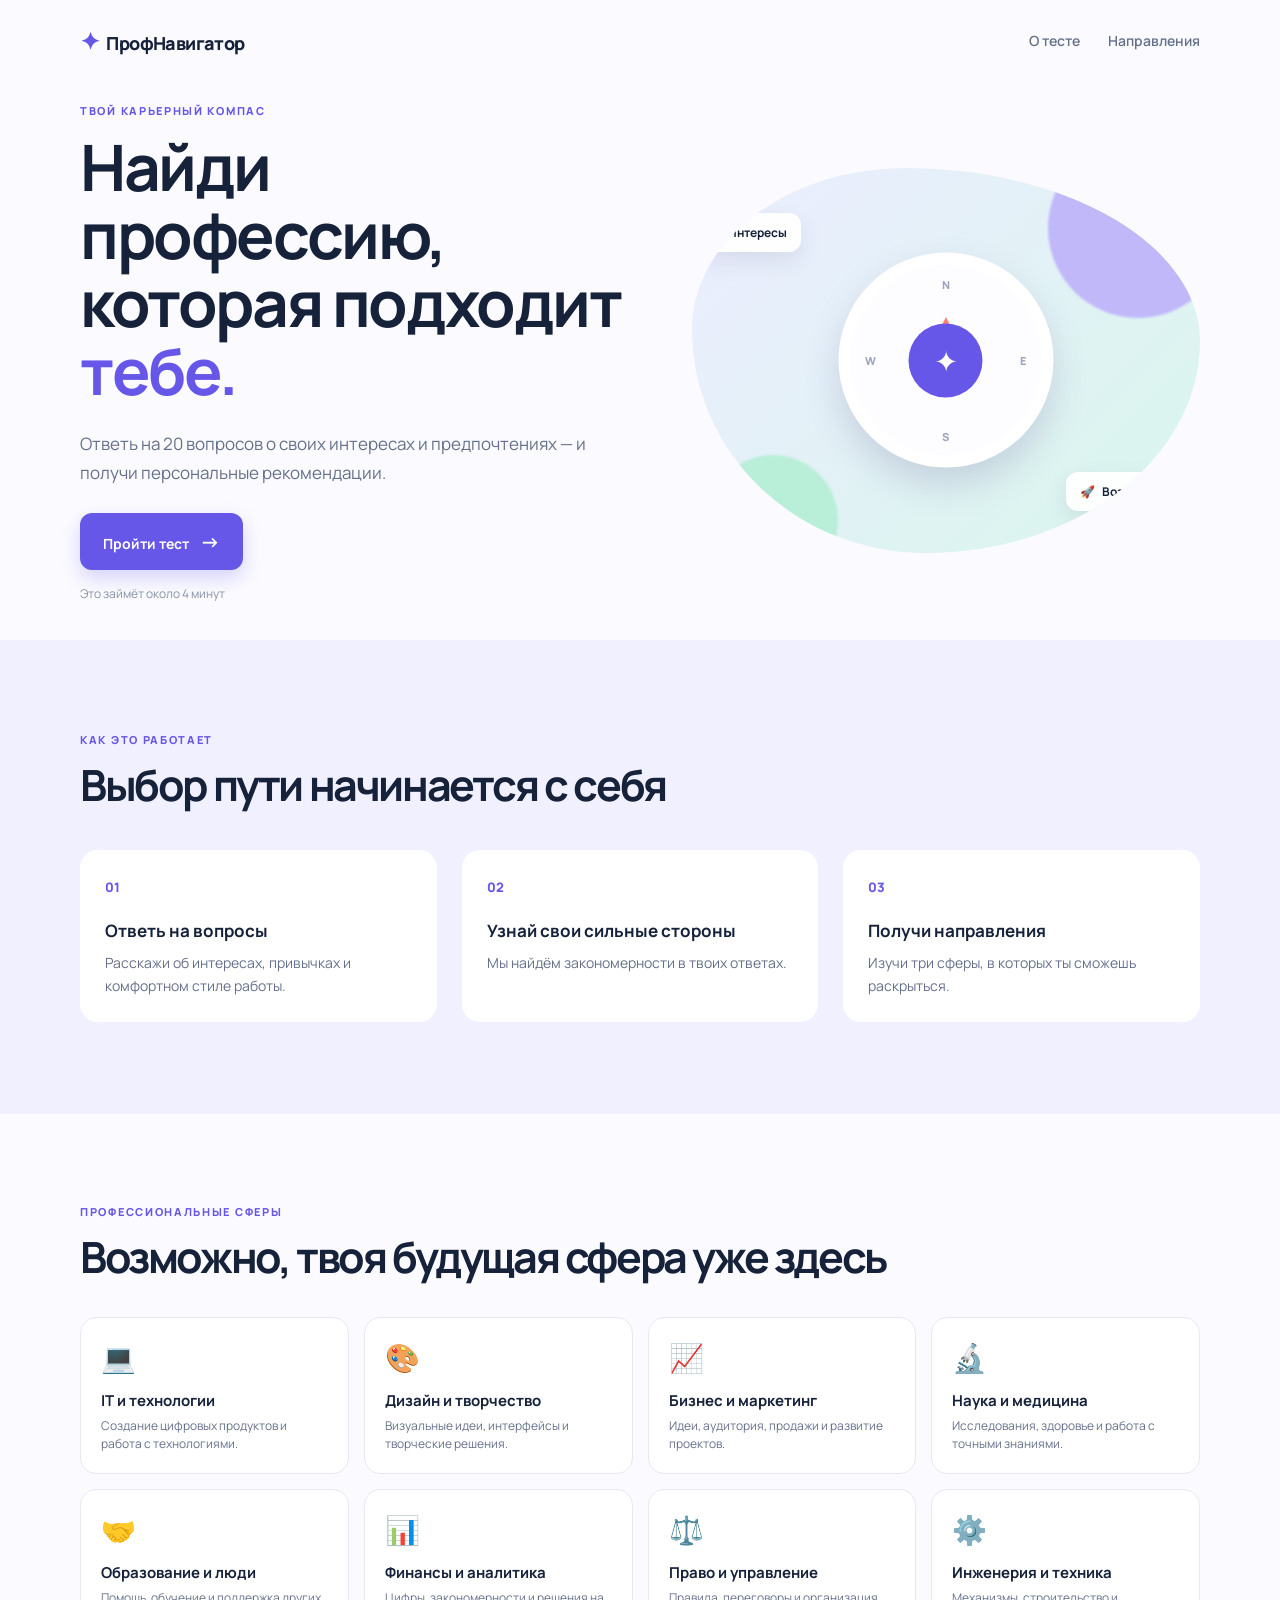
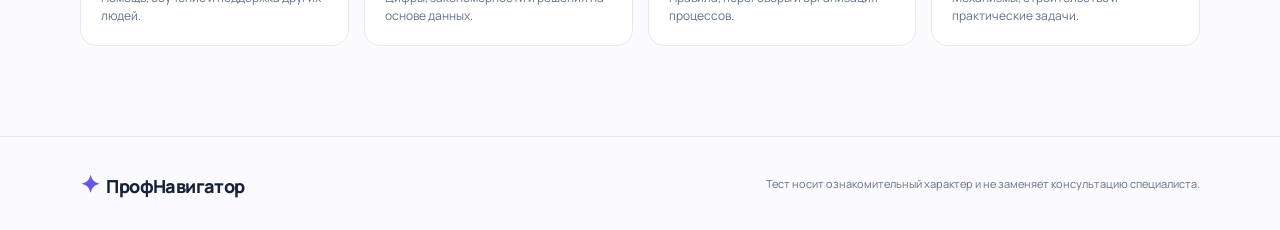
<file: index.html>
<!doctype html>
<html lang="ru">
<head>
  <meta charset="UTF-8" />
  <meta name="viewport" content="width=device-width, initial-scale=1.0" />
  <meta name="description" content="ПрофНавигатор — интерактивный тест, который помогает выбрать подходящее направление карьеры." />
  <meta property="og:title" content="ПрофНавигатор — найди своё направление" />
  <meta property="og:description" content="Пройди короткий тест и узнай, какие профессии тебе подходят." />
  <title>ПрофНавигатор — тест на выбор профессии</title>
  <link rel="preconnect" href="https://fonts.googleapis.com" />
  <link rel="preconnect" href="https://fonts.gstatic.com" crossorigin />
  <link href="https://fonts.googleapis.com/css2?family=Manrope:wght@400;500;600;700;800&display=swap" rel="stylesheet" />
  <link rel="stylesheet" href="css/style.css" />
  <style>.question-hint{color:#65708a;font-size:14px;margin:0 0 24px}.interaction-status{min-height:22px;color:#65708a;font-size:13px;font-weight:600;margin:16px 0 0}.profession-title{font-weight:800!important;color:#16213a!important;margin:18px 0 7px!important}.profession-list{margin:0;padding-left:19px;color:#65708a;font-size:13px;line-height:1.7}</style>
</head>
<body>
  <header class="header container">
    <a class="logo" href="#top" aria-label="ПрофНавигатор, на главную"><span>✦</span>ПрофНавигатор</a>
    <nav aria-label="Главная навигация"><a href="#about">О тесте</a><a href="#areas">Направления</a></nav>
  </header>

  <main id="top">
    <section class="hero container" id="hero">
      <div class="hero-copy">
        <p class="eyebrow">ТВОЙ КАРЬЕРНЫЙ КОМПАС</p>
        <h1>Найди профессию,<br />которая подходит <em>тебе.</em></h1>
        <p class="lead">Ответь на 20 вопросов о своих интересах и предпочтениях — и получи персональные рекомендации.</p>
        <button class="button button-main" id="start-test">Пройти тест <span>→</span></button>
        <p class="small-note">Это займёт около 4 минут</p>
      </div>
      <div class="hero-art" aria-hidden="true">
        <div class="orb orb-one"></div><div class="orb orb-two"></div>
        <div class="compass"><div class="compass-center">✦</div><span class="needle">▲</span><span class="north">N</span><span class="east">E</span><span class="south">S</span><span class="west">W</span></div>
        <div class="floating-card card-a">💡 <b>Интересы</b></div>
        <div class="floating-card card-b">🚀 <b>Возможности</b></div>
      </div>
    </section>

    <section class="how" id="about"><div class="container">
      <p class="eyebrow">КАК ЭТО РАБОТАЕТ</p><h2>Выбор пути начинается с себя</h2>
      <div class="steps"><article><span>01</span><h3>Ответь на вопросы</h3><p>Расскажи об интересах, привычках и комфортном стиле работы.</p></article><article><span>02</span><h3>Узнай свои сильные стороны</h3><p>Мы найдём закономерности в твоих ответах.</p></article><article><span>03</span><h3>Получи направления</h3><p>Изучи три сферы, в которых ты сможешь раскрыться.</p></article></div>
    </div></section>

    <section class="areas container" id="areas"><p class="eyebrow">ПРОФЕССИОНАЛЬНЫЕ СФЕРЫ</p><h2>Возможно, твоя будущая сфера уже здесь</h2><div class="area-grid" id="area-grid"></div></section>
  </main>

  <section class="test-screen hidden" id="test-screen" aria-live="polite">
    <div class="test-container">
      <button class="close-test" id="close-test" aria-label="Закрыть тест">×</button>
      <div class="test-top"><a class="logo" href="#top"><span>✦</span>ПрофНавигатор</a><div class="progress-label" id="progress-label"></div></div>
      <div class="progress-track"><div class="progress-value" id="progress-value"></div></div>
      <section class="question-box" id="question-box"></section>
      <p class="interaction-status" id="test-status" role="status" aria-live="polite"></p>
      <div class="test-actions"><button class="button button-secondary" id="previous">← Назад</button><button class="button button-main" id="next" disabled>Далее →</button></div>
    </div>
  </section>

  <section class="result-screen hidden" id="result-screen" aria-live="polite"><div class="result-container" id="result-container"></div></section>

  <footer><div class="container"><a class="logo" href="#top"><span>✦</span>ПрофНавигатор</a><p>Тест носит ознакомительный характер и не заменяет консультацию специалиста.</p></div></footer>
  <script src="js/data.js?v=4"></script><script src="js/app.js?v=4"></script>
</body>
</html>
</file>
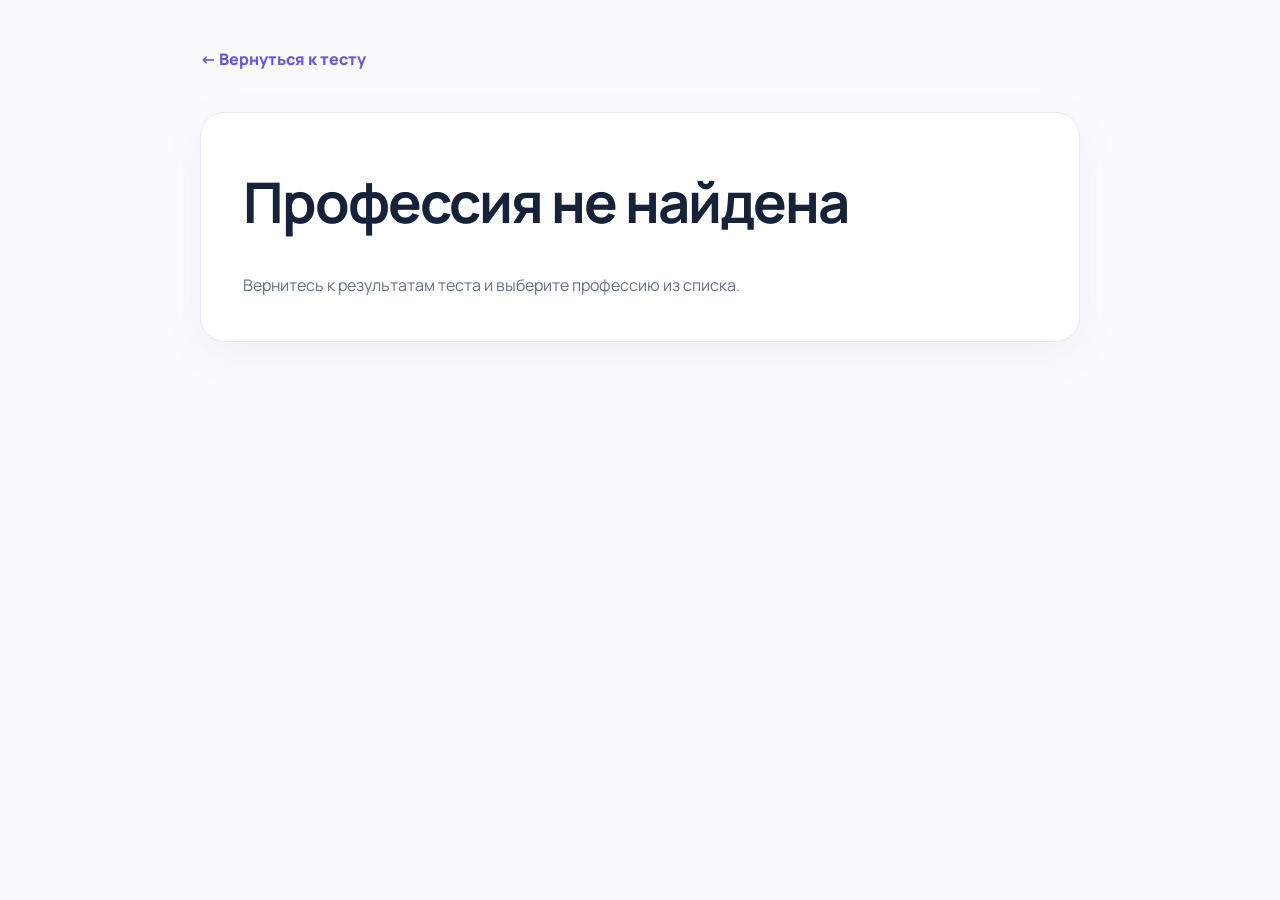
<file: profession.html>
<!doctype html>
<html lang="ru">
<head>
  <meta charset="UTF-8" />
  <meta name="viewport" content="width=device-width, initial-scale=1.0" />
  <meta name="description" content="Профессии и варианты обучения от ПрофНавигатора." />
  <title>Профессия — ПрофНавигатор</title>
  <link href="https://fonts.googleapis.com/css2?family=Manrope:wght@400;600;700;800&display=swap" rel="stylesheet" />
  <link rel="stylesheet" href="css/style.css" />
  <style>.page{width:min(880px,calc(100% - 40px));margin:0 auto;padding:48px 0 80px}.back{display:inline-block;color:#6657e8;font-weight:800;text-decoration:none;margin-bottom:42px}.career-card{background:#fff;border:1px solid #e7e8f1;border-radius:24px;padding:42px;box-shadow:0 12px 40px #49416b12}.career-card h1{font-size:clamp(34px,6vw,56px);letter-spacing:-2px;margin:8px 0 32px}.career-card h2{font-size:19px;letter-spacing:-.4px;margin:27px 0 9px}.career-card p{color:#65708a;line-height:1.7;margin:0}.career-card ul{margin:0;padding-left:21px;color:#65708a;line-height:1.8}.steps-grid{display:grid;grid-template-columns:repeat(3,1fr);gap:14px;margin-top:10px}.step{border:1px solid #e7e8f1;border-radius:14px;padding:17px}.step b{display:block;margin-bottom:7px}.step a{color:#6657e8;font-weight:800}@media(max-width:560px){.career-card{padding:26px 20px}.page{padding-top:28px}.steps-grid{grid-template-columns:1fr}}</style>
</head>
<body>
  <main class="page"><a class="back" href="index.html">← Вернуться к тесту</a><article class="career-card" id="career" aria-live="polite"></article></main>
  <script src="js/data.js?v=4"></script>
  <script>
    const name=new URLSearchParams(location.search).get('id'),detail=professionDetails[name],card=document.getElementById('career');
    const guides={
      tech:['Основы HTML, CSS, JavaScript и английский для IT.','Соберите простую страницу или мини-приложение.','freeCodeCamp: бесплатный курс программирования','https://www.freecodecamp.org/learn/'],
      design:['Основы композиции, цвета и работу в Figma.','Повторите дизайн любимого приложения в Figma.','OpenLearn: бесплатные курсы по искусству и дизайну','https://www.open.edu/openlearn/free-courses/full-catalogue'],
      business:['Маркетинг, основы экономики и работу с целевой аудиторией.','Придумайте продвижение для знакомого бренда.','OpenLearn: бесплатные курсы по бизнесу','https://www.open.edu/openlearn/free-courses/full-catalogue'],
      science:['Биологию, химию и научный метод.','Ведите дневник наблюдений или сделайте научный мини-проект.','Khan Academy: бесплатные уроки по естественным наукам','https://www.khanacademy.org/science'],
      people:['Психологию общения и основы педагогики.','Объясните сложную тему другу или проведите мини-урок.','OpenLearn: бесплатные курсы по образованию и психологии','https://www.open.edu/openlearn/free-courses/full-catalogue'],
      finance:['Математику, Excel и основы личных финансов.','Составьте бюджет на месяц и проанализируйте расходы.','Khan Academy: бесплатные курсы по экономике','https://www.khanacademy.org/economics-finance-domain'],
      law:['Основы права, обществознание и деловую коммуникацию.','Разберите простой договор или правила школьного проекта.','OpenLearn: бесплатные курсы по праву и обществу','https://www.open.edu/openlearn/free-courses/full-catalogue'],
      engineering:['Физику, черчение и основы работы механизмов.','Соберите простую модель или изучите CAD-моделирование.','OpenLearn: бесплатные курсы по науке и технике','https://www.open.edu/openlearn/free-courses/full-catalogue']
    };
    const area=Object.entries(areas).find(([,value])=>value.professions.includes(name)),guide=area?guides[area[0]]:null;
    if(!detail){card.innerHTML='<h1>Профессия не найдена</h1><p>Вернитесь к результатам теста и выберите профессию из списка.</p>'}else{document.title=`${name} — ПрофНавигатор`;card.innerHTML=`<p class="eyebrow">ПРОФЕССИЯ</p><h1>${name}</h1><h2>Чем занимается</h2><p>${detail[0]}</p><h2>Полезные школьные предметы</h2><p>${detail[1]}</p><h2>Ключевые навыки</h2><p>${detail[2]}</p><h2>Варианты обучения</h2><p>${detail[3]}</p><h2>Первые шаги</h2><div class="steps-grid"><div class="step"><b>Что изучить</b>${guide[0]}</div><div class="step"><b>Что попробовать</b>${guide[1]}</div><div class="step"><b>Бесплатный курс</b><a href="${guide[3]}" target="_blank" rel="noopener noreferrer">${guide[2]} →</a></div></div>`}
  </script>
</body>
</html>
</file>
<file: css/style.css>
:root{--ink:#16213a;--muted:#65708a;--purple:#6657e8;--violet:#8d75f4;--mint:#dff8ec;--paper:#fbfbff;--line:#e7e8f1}*{box-sizing:border-box}html{scroll-behavior:smooth}body{margin:0;font-family:Manrope,Arial,sans-serif;color:var(--ink);background:var(--paper)}.container{width:min(1120px,calc(100% - 40px));margin:auto}.header{height:80px;display:flex;align-items:center;justify-content:space-between}.logo{font-weight:800;font-size:18px;text-decoration:none;color:var(--ink);letter-spacing:-.6px}.logo span{color:var(--purple);font-size:24px;margin-right:7px}nav{display:flex;gap:28px}nav a{color:var(--muted);font-size:14px;text-decoration:none;font-weight:600}.hero{min-height:560px;display:grid;grid-template-columns:1.05fr .95fr;align-items:center;gap:50px}.eyebrow{font-size:11px;letter-spacing:1.7px;font-weight:800;color:var(--purple);margin:0 0 15px}.hero h1,h2{letter-spacing:-2.4px;line-height:1.06;margin:0}.hero h1{font-size:clamp(42px,5vw,65px)}.hero h1 em{font-style:normal;color:var(--purple)}.lead{color:var(--muted);font-size:17px;line-height:1.7;max-width:510px;margin:25px 0}.button{border:0;border-radius:12px;padding:15px 23px;font:700 14px Manrope;cursor:pointer;transition:.2s}.button-main{background:var(--purple);color:white;box-shadow:0 8px 20px #6657e840}.button-main:hover{transform:translateY(-2px);background:#5747d5}.button-main span{font-size:20px;margin-left:8px}.small-note{font-size:12px;color:#8992a7;margin:15px 0}.hero-art{height:385px;position:relative;background:linear-gradient(135deg,#ecedff,#d8f6ec);border-radius:42% 58% 54% 46% / 42% 45% 55% 58%;overflow:hidden}.orb{position:absolute;border-radius:50%;filter:blur(1px)}.orb-one{width:180px;height:180px;background:#c1b8fa;right:-28px;top:-30px}.orb-two{width:130px;height:130px;background:#b9eed9;left:16px;bottom:-32px}.compass{width:215px;height:215px;position:absolute;left:50%;top:50%;transform:translate(-50%,-50%);border:12px solid #fff;border-radius:50%;background:#fdfdff;box-shadow:0 17px 35px #4b42822e;display:grid;place-items:center}.compass-center{width:74px;height:74px;border-radius:50%;background:var(--purple);display:grid;place-items:center;color:#fff;font-size:29px;z-index:2}.needle{position:absolute;font-size:53px;color:#ff7d75;top:27px;filter:drop-shadow(0 2px 2px #0002)}.compass span:not(.needle){position:absolute;font-size:11px;font-weight:800;color:#9ba4b9}.north{top:12px}.south{bottom:12px}.east{right:15px}.west{left:15px}.floating-card{position:absolute;background:#fffffff2;box-shadow:0 9px 22px #5550761e;padding:11px 14px;border-radius:12px;font-size:12px;display:flex;gap:7px;align-items:center}.card-a{left:0;top:45px}.card-b{right:4px;bottom:42px}.how{padding:92px 0;background:#f1f0ff}.how h2,.areas h2{font-size:clamp(29px,4vw,43px)}.steps{margin-top:42px;display:grid;grid-template-columns:repeat(3,1fr);gap:25px}.steps article{background:white;padding:25px;border-radius:18px}.steps span{color:var(--purple);font-size:13px;font-weight:800}.steps h3{font-size:17px;margin:22px 0 9px}.steps p{font-size:14px;line-height:1.65;color:var(--muted);margin:0}.areas{padding:90px 0}.area-grid{display:grid;grid-template-columns:repeat(4,1fr);gap:15px;margin-top:38px}.area{padding:20px;border:1px solid var(--line);border-radius:16px;background:#fff;min-height:142px}.area-icon{font-size:28px}.area h3{font-size:15px;margin:14px 0 6px}.area p{font-size:12px;color:var(--muted);line-height:1.5;margin:0}.hidden{display:none!important}.test-screen,.result-screen{position:fixed;z-index:10;inset:0;overflow:auto;background:linear-gradient(135deg,#f5f4ff,#edfff7);padding:28px 20px}.test-container,.result-container{width:min(760px,100%);margin:0 auto;padding-top:10px}.test-top{display:flex;justify-content:space-between;align-items:center}.progress-label{font-size:13px;color:var(--muted);font-weight:700}.progress-track{height:7px;background:#e2e2ef;border-radius:10px;margin:28px 0 62px}.progress-value{height:100%;background:var(--purple);border-radius:10px;transition:width .25s}.close-test{position:fixed;right:25px;top:19px;border:0;background:transparent;font-size:32px;cursor:pointer;color:var(--muted)}.question-box{background:white;border-radius:23px;padding:42px;box-shadow:0 12px 40px #49416b12}.question-number{font-size:12px;color:var(--purple);font-weight:800;letter-spacing:1px}.question-box h2{font-size:clamp(26px,4vw,38px);margin:12px 0 30px}.answers{display:grid;gap:12px}.answer{width:100%;border:1px solid var(--line);background:white;border-radius:12px;padding:16px;text-align:left;font:600 14px Manrope;color:var(--ink);cursor:pointer}.answer:hover,.answer.selected{border-color:var(--purple);background:#f4f2ff}.answer.selected:before{content:'✓';display:inline-grid;place-items:center;width:20px;height:20px;border-radius:50%;background:var(--purple);color:white;margin-right:10px}.test-actions{display:flex;justify-content:space-between;margin-top:24px}.button-secondary{background:white;color:var(--ink);border:1px solid var(--line)}.button:disabled{opacity:.45;cursor:not-allowed;transform:none}.result-container{padding:55px 0}.result-tag{color:var(--purple);font-size:12px;font-weight:800;letter-spacing:1.5px}.result-container>h1{font-size:clamp(36px,5vw,56px);letter-spacing:-2.5px;margin:12px 0 14px}.result-intro{color:var(--muted);margin-bottom:33px}.result-card{background:white;border-radius:20px;padding:25px;margin:15px 0;box-shadow:0 10px 30px #554d7712;display:grid;grid-template-columns:60px 1fr auto;gap:18px;align-items:center}.rank{font-size:26px;font-weight:800;color:#c2bdf8}.result-card h2{font-size:21px}.result-card p{font-size:13px;line-height:1.6;color:var(--muted);margin:7px 0 0}.score{color:var(--purple);font-weight:800;font-size:18px}.result-actions{margin-top:30px;display:flex;gap:12px;flex-wrap:wrap}footer{border-top:1px solid var(--line);padding:28px 0}footer .container{display:flex;align-items:center;justify-content:space-between;gap:25px}footer p{font-size:11px;color:var(--muted);max-width:480px;text-align:right}@media(max-width:720px){.header{height:70px}nav{display:none}.hero{grid-template-columns:1fr;padding:43px 0 65px;gap:32px}.hero-art{height:290px}.steps,.area-grid{grid-template-columns:1fr 1fr}.how,.areas{padding:65px 0}.question-box{padding:26px 19px}.progress-track{margin:23px 0 38px}.result-card{grid-template-columns:42px 1fr}.score{grid-column:2}.close-test{right:12px;top:10px}footer .container{align-items:flex-start;flex-direction:column}footer p{text-align:left;margin:0}}@media(max-width:420px){.steps,.area-grid{grid-template-columns:1fr}.hero h1{font-size:39px}}
</file>
